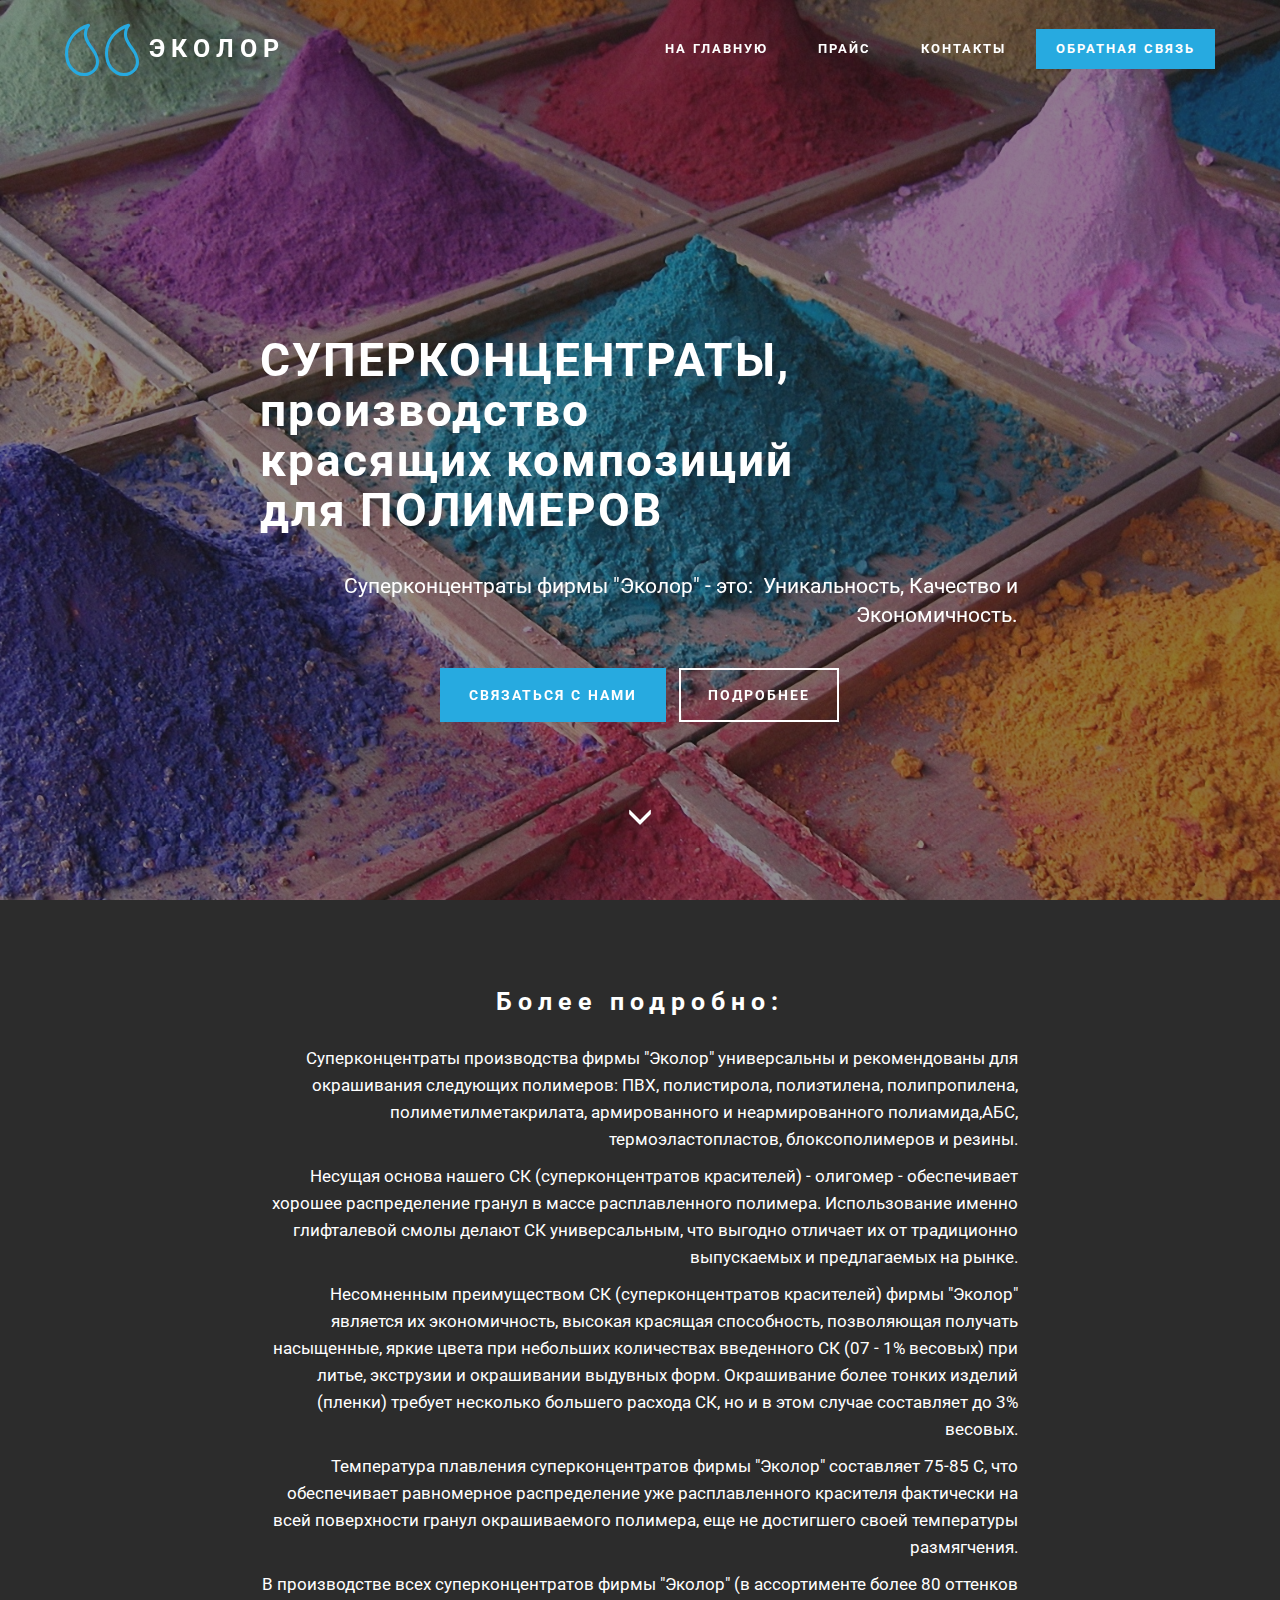
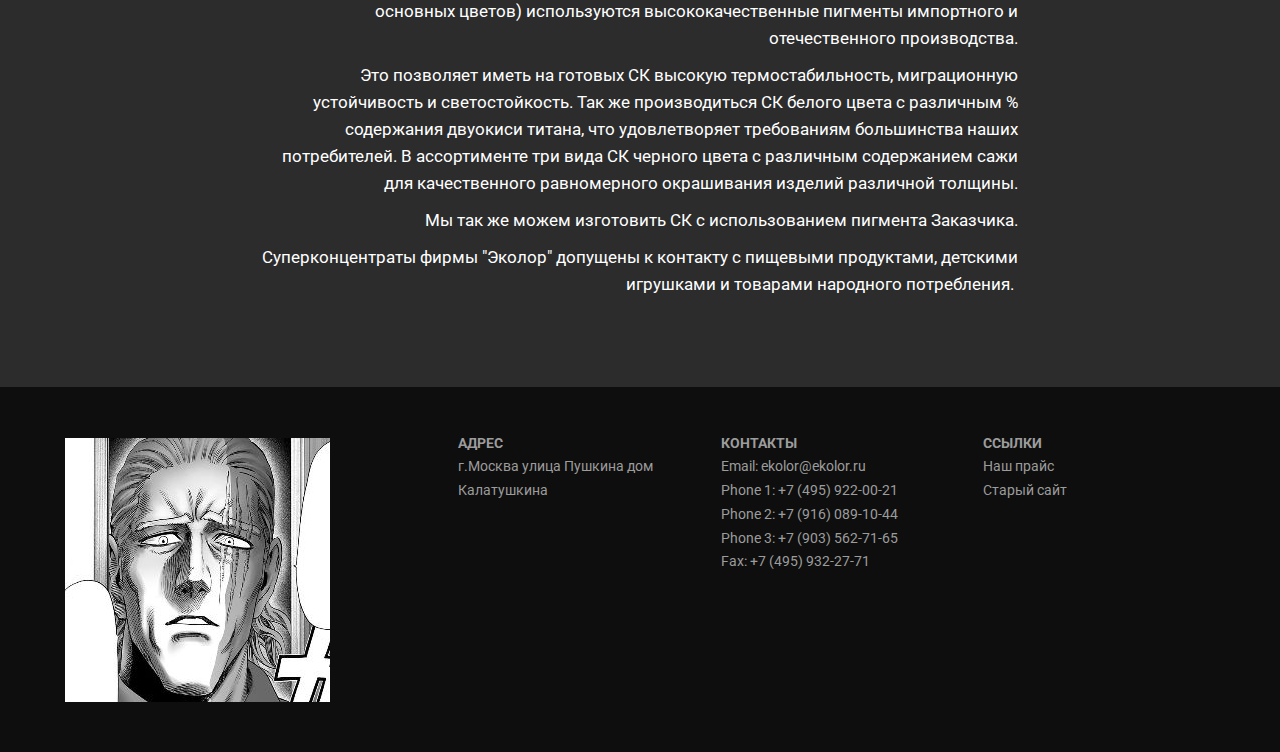
<file: index.html>
<!DOCTYPE html>
<html >
<head>
  <!-- Site made with Mobirise Website Builder v4.6.5, https://mobirise.com -->
  <meta charset="UTF-8">
  <meta http-equiv="X-UA-Compatible" content="IE=edge">
  <meta name="generator" content="Mobirise v4.6.5, mobirise.com">
  <meta name="viewport" content="width=device-width, initial-scale=1, minimum-scale=1">
  <link rel="shortcut icon" href="assets/images/mbr-favicon.png" type="image/x-icon">
  <meta name="description" content="">
  <title>Home</title>
  <link rel="stylesheet" href="https://fonts.googleapis.com/css?family=Roboto:700,400&subset=cyrillic,latin,greek,vietnamese">
  <link rel="stylesheet" href="assets/web/assets/mobirise-icons/mobirise-icons.css">
  <link rel="stylesheet" href="assets/bootstrap/css/bootstrap.min.css">
  <link rel="stylesheet" href="assets/animate.css/animate.min.css">
  <link rel="stylesheet" href="assets/mobirise/css/style.css">
  <link rel="stylesheet" href="assets/mobirise/css/mbr-additional.css" type="text/css">
  
  
  
</head>
<body>
  <section class="mbr-navbar mbr-navbar--freeze mbr-navbar--absolute mbr-navbar--sticky mbr-navbar--auto-collapse mbr-navbar--transparent" id="menu-0" data-rv-view="0">
    <div class="mbr-navbar__section mbr-section">
        <div class="mbr-section__container container">
            <div class="mbr-navbar__container">
                <div class="mbr-navbar__column mbr-navbar__column--s mbr-navbar__brand">
                    <span class="mbr-navbar__brand-link mbr-brand mbr-brand--inline">
                        <span class="mbr-brand__logo"><a href="index.html" class="mbri-quote-left mbr-iconfont mbr-iconfont-menu" style="color: rgb(39, 170, 224);"></a></span>
                        <span class="mbr-brand__name"><a class="mbr-brand__name text-white" href="tel:+7-495-9220021 ">Э К О Л О Р</a></span>
                    </span>
                </div>
                <div class="mbr-navbar__hamburger mbr-hamburger"><span class="mbr-hamburger__line"></span></div>
                <div class="mbr-navbar__column mbr-navbar__menu">
                    <nav class="mbr-navbar__menu-box mbr-navbar__menu-box--inline-right">
                        <div class="mbr-navbar__column">
                            <ul class="mbr-navbar__items mbr-navbar__items--right float-left mbr-buttons mbr-buttons--freeze mbr-buttons--right btn-decorator mbr-buttons--active"><li class="mbr-navbar__item"><a class="mbr-buttons__link btn text-white" href="index.html">НА ГЛАВНУЮ</a></li> <li class="mbr-navbar__item"><a class="mbr-buttons__link btn text-white" href="page1.html">ПРАЙС</a></li> <li class="mbr-navbar__item"><a class="mbr-buttons__link btn text-white" href="https://ekolor.ru">КОНТАКТЫ</a></li> </ul>                            
                            <ul class="mbr-navbar__items mbr-navbar__items--right mbr-buttons mbr-buttons--freeze mbr-buttons--right btn-inverse mbr-buttons--active"><li class="mbr-navbar__item"><a class="mbr-buttons__btn btn btn-info" href="https://ekolor.ru">ОБРАТНАЯ СВЯЗЬ<br></a></li></ul>
                        </div>
                    </nav>
                </div>
            </div>
        </div>
    </div>
</section>

<section class="engine"><a href="https://mobirise.ws/p">open source website builder</a></section><section class="mbr-box mbr-section mbr-section--relative mbr-section--fixed-size mbr-section--full-height mbr-section--bg-adapted mbr-parallax-background" id="header1-n" data-rv-view="2" style="background-image: url(assets/images/backekolor.jpg);">
    <div class="mbr-box__magnet mbr-box__magnet--sm-padding mbr-box__magnet--center-center mbr-after-navbar">
        <div class="mbr-overlay" style="opacity: 0.5; background-color: rgb(34, 34, 34);"></div>
        <div class="mbr-box__container mbr-section__container container">
            <div class="mbr-box mbr-box--stretched"><div class="mbr-box__magnet mbr-box__magnet--center-center">
                <div class="row"><div class=" col-sm-8 col-sm-offset-2">
                    <div class="mbr-hero animated fadeInUp">
                        <h1 class="mbr-hero__text">
<div><br></div><div>
</div><div>СУПЕРКОНЦЕНТРАТЫ, 
</div><div>производство
</div><div>красящих композиций
</div><div>для ПОЛИМЕРОВ</div></h1>
                        <p class="mbr-hero__subtext"><br>Суперконцентраты фирмы "Эколор" - это: &nbsp;Уникальность, Качество и Экономичность.</p>
                    </div>
                    <div class="mbr-buttons btn-inverse mbr-buttons--center"><a class="mbr-buttons__btn btn btn-lg animated fadeInUp delay btn-info" href="https://ekolor.ru">СВЯЗАТЬСЯ С НАМИ</a> <a class="mbr-buttons__btn btn btn-lg btn-default animated fadeInUp delay" href="index.html#content5-y">ПОДРОБНЕЕ</a></div>
                </div></div>
            </div></div>
        </div>
        <div class="mbr-arrow mbr-arrow--floating text-center">
            <div class="mbr-section__container container">
                <a class="mbr-arrow__link" href="#content5-y"><i class="glyphicon glyphicon-menu-down"></i></a>
            </div>
        </div>
    </div>
</section>

<section class="mbr-section mbr-section--relative mbr-section--fixed-size" id="content5-y" data-rv-view="264" style="background-color: rgb(44, 44, 44);">
    
    <div class="mbr-section__container container mbr-section__container--first" style="padding-top: 93px;">
        <div class="mbr-header mbr-header--wysiwyg row">
            <div class="col-sm-8 col-sm-offset-2">
                <h3 class="mbr-header__text">Более подробно:</h3>
                
            </div>
        </div>
    </div>
    <div class="mbr-section__container container mbr-section__container--last" style="padding-bottom: 93px;">
        <div class="row">
            <div class="mbr-article mbr-article--wysiwyg col-sm-8 col-sm-offset-2"><p>Суперконцентраты производства фирмы "Эколор" универсальны и рекомендованы для окрашивания следующих полимеров: ПВХ, полистирола, полиэтилена, полипропилена, полиметилметакрилата, армированного и неармированного полиамида,АБС, термоэластопластов, блоксополимеров и резины.
</p><p>
</p><p>Несущая основа нашего СК (суперконцентратов красителей) - олигомер - обеспечивает хорошее распределение гранул в массе расплавленного полимера. Использование именно глифталевой смолы делают СК универсальным, что выгодно отличает их от традиционно выпускаемых и предлагаемых на рынке. 
</p><p>
</p><p>Несомненным преимуществом СК (суперконцентратов красителей) фирмы "Эколор" является их экономичность, высокая красящая способность, позволяющая получать насыщенные, яркие цвета при небольших количествах введенного СК (07 - 1% весовых) при литье, экструзии и окрашивании выдувных форм. Окрашивание более тонких изделий (пленки) требует несколько большего расхода СК, но и в этом случае составляет до 3% весовых. 
</p><p>
</p><p>Температура плавления суперконцентратов фирмы "Эколор" составляет 75-85 C, что обеспечивает равномерное распределение уже расплавленного красителя фактически на всей поверхности гранул окрашиваемого полимера, еще не достигшего своей температуры размягчения. 
</p><p>
</p><p>В производстве всех суперконцентратов фирмы "Эколор" (в ассортименте более 80 оттенков основных цветов) используются высококачественные пигменты импортного и отечественного производства. 
</p><p>
</p><p>Это позволяет иметь на готовых СК высокую термостабильность, миграционную устойчивость и светостойкость. Так же производиться СК белого цвета с различным % содержания двуокиси титана, что удовлетворяет требованиям большинства наших потребителей. В ассортименте три вида СК черного цвета с различным содержанием сажи для качественного равномерного окрашивания изделий различной толщины. 
</p><p>
</p><p>Мы так же можем изготовить СК с использованием пигмента Заказчика. 
</p><p>Суперконцентраты фирмы "Эколор" допущены к контакту с пищевыми продуктами, детскими игрушками и товарами народного потребления.&nbsp;</p></div>
        </div>
    </div>
    
</section>

<section class="mbr-section mbr-section--relative mbr-section--fixed-size" id="contacts1-f" data-rv-view="91" style="background-color: rgb(14, 14, 14);">
    
    <div class="mbr-section__container container">
        <div class="mbr-contacts mbr-contacts--wysiwyg row" style="padding-top: 45px; padding-bottom: 45px;">
            <div class="col-sm-4">
                <div><img src="assets/images/king-icon-265x264.jpg" class="mbr-contacts__img mbr-contacts__img--left"></div>
            </div>
            <div class="col-sm-8">
                <div class="row">
                    <div class="col-sm-4">
                        <p class="mbr-contacts__text"><strong>АДРЕС</strong><br>г.Москва улица Пушкина дом Калатушкина</p>
                    </div>
                    <div class="col-sm-4">
                        <p class="mbr-contacts__text"><strong>КОНТАКТЫ</strong><br>
Email: ekolor@ekolor.ru<br>
Phone 1:  +7 (495) 922-00-21<br>Phone 2: +7 (916) 089-10-44<br> Phone 3: +7 (903) 562-71-65 <br>
Fax: +7 (495) 932-27-71 </p>
                    </div>
                    <div class="col-sm-4"><p class="mbr-contacts__text"><strong>ССЫЛКИ</strong></p><ul class="mbr-contacts__list"><li>Наш прайс</li><li>Старый сайт</li></ul></div>
                </div>
            </div>
        </div>
    </div>
</section>


  <script src="assets/web/assets/jquery/jquery.min.js"></script>
  <script src="assets/bootstrap/js/bootstrap.min.js"></script>
  <script src="assets/smooth-scroll/smooth-scroll.js"></script>
  <script src="assets/jarallax/jarallax.js"></script>
  <script src="assets/mobirise/js/script.js"></script>
  
  
</body>
</html>
</file>
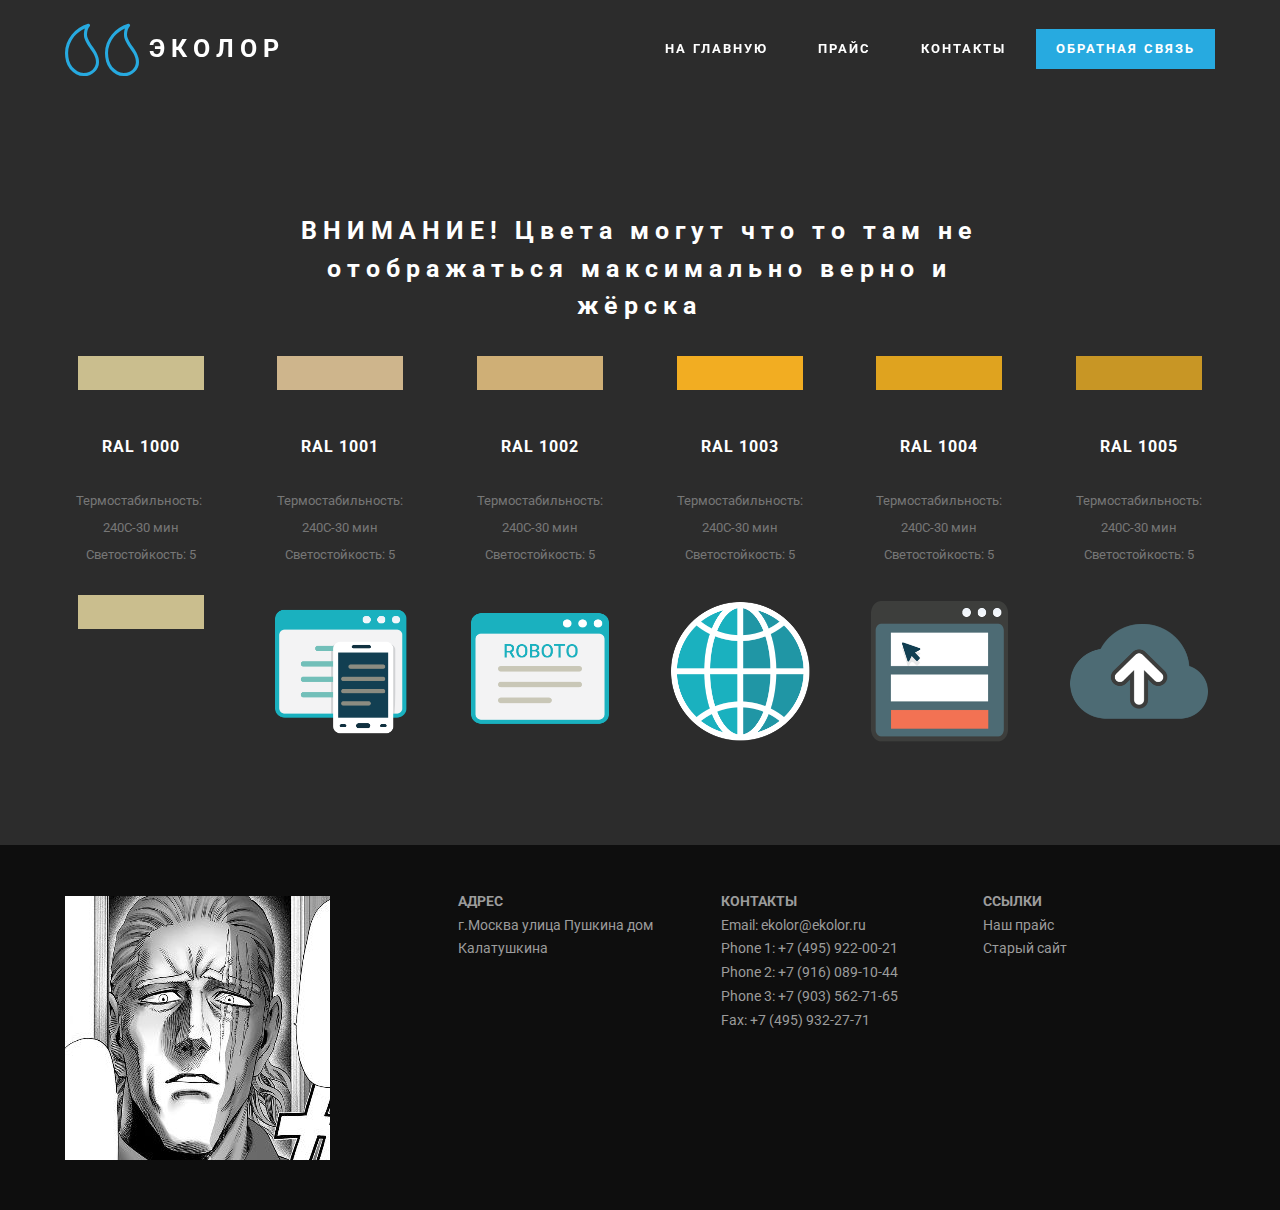
<file: page1.html>
<!DOCTYPE html>
<html >
<head>
  <!-- Site made with Mobirise Website Builder v4.6.5, https://mobirise.com -->
  <meta charset="UTF-8">
  <meta http-equiv="X-UA-Compatible" content="IE=edge">
  <meta name="generator" content="Mobirise v4.6.5, mobirise.com">
  <meta name="viewport" content="width=device-width, initial-scale=1, minimum-scale=1">
  <link rel="shortcut icon" href="assets/images/mbr-favicon.png" type="image/x-icon">
  <meta name="description" content="Web Page Maker Description">
  <title>price</title>
  <link rel="stylesheet" href="https://fonts.googleapis.com/css?family=Roboto:700,400&subset=cyrillic,latin,greek,vietnamese">
  <link rel="stylesheet" href="assets/web/assets/mobirise-icons/mobirise-icons.css">
  <link rel="stylesheet" href="assets/bootstrap/css/bootstrap.min.css">
  <link rel="stylesheet" href="assets/mobirise/css/style.css">
  <link rel="stylesheet" href="assets/mobirise/css/mbr-additional.css" type="text/css">
  
  
  
</head>
<body>
  <section class="mbr-navbar mbr-navbar--freeze mbr-navbar--absolute mbr-navbar--sticky mbr-navbar--auto-collapse mbr-navbar--transparent" id="menu-o" data-rv-view="93">
    <div class="mbr-navbar__section mbr-section">
        <div class="mbr-section__container container">
            <div class="mbr-navbar__container">
                <div class="mbr-navbar__column mbr-navbar__column--s mbr-navbar__brand">
                    <span class="mbr-navbar__brand-link mbr-brand mbr-brand--inline">
                        <span class="mbr-brand__logo"><a href="index.html" class="mbri-quote-left mbr-iconfont mbr-iconfont-menu" style="color: rgb(39, 170, 224);"></a></span>
                        <span class="mbr-brand__name"><a class="mbr-brand__name text-white" href="tel:+7-495-9220021 ">Э К О Л О Р</a></span>
                    </span>
                </div>
                <div class="mbr-navbar__hamburger mbr-hamburger"><span class="mbr-hamburger__line"></span></div>
                <div class="mbr-navbar__column mbr-navbar__menu">
                    <nav class="mbr-navbar__menu-box mbr-navbar__menu-box--inline-right">
                        <div class="mbr-navbar__column">
                            <ul class="mbr-navbar__items mbr-navbar__items--right float-left mbr-buttons mbr-buttons--freeze mbr-buttons--right btn-decorator mbr-buttons--active"><li class="mbr-navbar__item"><a class="mbr-buttons__link btn text-white" href="index.html">НА ГЛАВНУЮ</a></li> <li class="mbr-navbar__item"><a class="mbr-buttons__link btn text-white" href="page1.html">ПРАЙС</a></li> <li class="mbr-navbar__item"><a class="mbr-buttons__link btn text-white" href="https://ekolor.ru">КОНТАКТЫ</a></li> </ul>                            
                            <ul class="mbr-navbar__items mbr-navbar__items--right mbr-buttons mbr-buttons--freeze mbr-buttons--right btn-inverse mbr-buttons--active"><li class="mbr-navbar__item"><a class="mbr-buttons__btn btn btn-info" href="https://ekolor.ru">ОБРАТНАЯ СВЯЗЬ<br></a></li></ul>
                        </div>
                    </nav>
                </div>
            </div>
        </div>
    </div>
</section>

<section class="engine"><a href="https://mobirise.ws/o">free mobile website builder</a></section><section class="mbr-section mbr-section--relative mbr-section--fixed-size mbr-after-navbar" id="features1-v" data-rv-view="246" style="background-color: rgb(44, 44, 44);">
    
    <div class="mbr-section__container mbr-section__container--std-top-padding mbr-section__container--sm-bot-padding mbr-section-title container" style="padding-top: 124px;">
        <div class="mbr-header mbr-header--center mbr-header--wysiwyg row">
            <div class="col-sm-8 col-sm-offset-2">
                <h3 class="mbr-header__text">ВНИМАНИЕ! Цвета могут что то там не отображаться максимально верно и жёрска</h3>
                
            </div>
        </div>
    </div>
    <div class="mbr-section__container container">
        <div class="mbr-section__row row">
            <div class="mbr-section__col col-xs-12 col-lg-2 col-md-4 col-sm-6">
                <div class="mbr-section__container mbr-section__container--center mbr-section__container--middle">
                    <figure class="mbr-figure"><img src="assets/images/1000-1.jpg" class="mbr-figure__img"></figure>
                </div>
                <div class="mbr-section__container mbr-section__container--middle">
                    <div class="mbr-header mbr-header--reduce mbr-header--center mbr-header--wysiwyg">
                        <h3 class="mbr-header__text">RAL 1000</h3>
                    </div>
                </div>
                <div class="mbr-section__container mbr-section__container--last" style="padding-bottom: 0px;">
                    <div class="mbr-article mbr-article--wysiwyg">
                        <p>Термостабильность:&nbsp;<br>240С-30 мин<br>Светостойкость: 5</p>
                    </div>
                </div>
                
            </div>
            <div class="mbr-section__col col-xs-12 col-lg-2 col-md-4 col-sm-6">
                <div class="mbr-section__container mbr-section__container--center mbr-section__container--middle">
                    <figure class="mbr-figure"><img src="assets/images/1001-1.jpg" class="mbr-figure__img"></figure>
                </div>
                <div class="mbr-section__container mbr-section__container--middle">
                    <div class="mbr-header mbr-header--reduce mbr-header--center mbr-header--wysiwyg">
                        <h3 class="mbr-header__text">RAL 1001</h3>
                    </div>
                </div>
                <div class="mbr-section__container mbr-section__container--last" style="padding-bottom: 0px;">
                    <div class="mbr-article mbr-article--wysiwyg">
                        <p>Термостабильность: 
<br>240С-30 мин
<br>Светостойкость: 5</p>
                    </div>
                </div>
                
            </div>
            <div class="clearfix visible-sm-block"></div>
            <div class="mbr-section__col col-xs-12 col-lg-2 col-md-4 col-sm-6">
                <div class="mbr-section__container mbr-section__container--center mbr-section__container--middle">
                    <figure class="mbr-figure"><img src="assets/images/1002-1.jpg" class="mbr-figure__img"></figure>
                </div>
                <div class="mbr-section__container mbr-section__container--middle">
                    <div class="mbr-header mbr-header--reduce mbr-header--center mbr-header--wysiwyg">
                        <h3 class="mbr-header__text">RAL 1002</h3>
                    </div>
                </div>
                <div class="mbr-section__container mbr-section__container--last" style="padding-bottom: 0px;">
                    <div class="mbr-article mbr-article--wysiwyg">
                        <p>Термостабильность: 
<br>240С-30 мин
<br>Светостойкость: 5</p>
                    </div>
                </div>
                
            </div>
            <div class="clearfix visible-md-block"></div>
            <div class="mbr-section__col col-xs-12 col-lg-2 col-md-4 col-sm-6">
                <div class="mbr-section__container mbr-section__container--center mbr-section__container--middle">
                    <figure class="mbr-figure"><img src="assets/images/1003-1.jpg" class="mbr-figure__img"></figure>
                </div>
                <div class="mbr-section__container mbr-section__container--middle">
                    <div class="mbr-header mbr-header--reduce mbr-header--center mbr-header--wysiwyg">
                        <h3 class="mbr-header__text">RAL 1003</h3>
                    </div>
                </div>
                <div class="mbr-section__container mbr-section__container--last" style="padding-bottom: 0px;">
                    <div class="mbr-article mbr-article--wysiwyg">
                        <p>Термостабильность: 
<br>240С-30 мин
<br>Светостойкость: 5</p>
                    </div>
                </div>
                
            </div>
            <div class="clearfix visible-sm-block"></div>
            <div class="mbr-section__col col-xs-12 col-lg-2 col-md-4 col-sm-6">
                <div class="mbr-section__container mbr-section__container--center mbr-section__container--middle">
                    <figure class="mbr-figure"><img src="assets/images/1004-1.jpg" class="mbr-figure__img"></figure>
                </div>
                <div class="mbr-section__container mbr-section__container--middle">
                    <div class="mbr-header mbr-header--reduce mbr-header--center mbr-header--wysiwyg">
                        <h3 class="mbr-header__text">RAL 1004</h3>
                    </div>
                </div>
                <div class="mbr-section__container mbr-section__container--last" style="padding-bottom: 0px;">
                    <div class="mbr-article mbr-article--wysiwyg">
                        <p>Термостабильность: 
<br>240С-30 мин
<br>Светостойкость: 5</p>
                    </div>
                </div>
                
            </div>
            <div class="mbr-section__col col-xs-12 col-lg-2 col-md-4 col-sm-6">
                <div class="mbr-section__container mbr-section__container--center mbr-section__container--middle">
                    <figure class="mbr-figure"><img src="assets/images/1005-1.jpg" class="mbr-figure__img"></figure>
                </div>
                <div class="mbr-section__container mbr-section__container--middle">
                    <div class="mbr-header mbr-header--reduce mbr-header--center mbr-header--wysiwyg">
                        <h3 class="mbr-header__text">RAL 1005</h3>
                    </div>
                </div>
                <div class="mbr-section__container mbr-section__container--last" style="padding-bottom: 0px;">
                    <div class="mbr-article mbr-article--wysiwyg">
                        <p>Термостабильность: 
<br>240С-30 мин
<br>Светостойкость: 5</p>
                    </div>
                </div>
                
            </div>
        </div>
    </div>
</section>

<section class="mbr-section mbr-section--relative mbr-section--fixed-size" id="features1-w" data-rv-view="249" style="background-color: rgb(44, 44, 44);">
    
    
    <div class="mbr-section__container container mbr-section__container--std-top-padding" style="padding-top: 31px;">
        <div class="mbr-section__row row">
            <div class="mbr-section__col col-xs-12 col-lg-2 col-md-4 col-sm-6">
                <div class="mbr-section__container mbr-section__container--center mbr-section__container--last" style="padding-bottom: 93px;">
                    <figure class="mbr-figure"><img src="assets/images/1000-1.jpg" class="mbr-figure__img"></figure>
                </div>
                
                
                
            </div>
            <div class="mbr-section__col col-xs-12 col-lg-2 col-md-4 col-sm-6">
                <div class="mbr-section__container mbr-section__container--center mbr-section__container--last" style="padding-bottom: 93px;">
                    <figure class="mbr-figure"><img src="assets/images/responsive.png" class="mbr-figure__img"></figure>
                </div>
                
                
                
            </div>
            <div class="clearfix visible-sm-block"></div>
            <div class="mbr-section__col col-xs-12 col-lg-2 col-md-4 col-sm-6">
                <div class="mbr-section__container mbr-section__container--center mbr-section__container--last" style="padding-bottom: 93px;">
                    <figure class="mbr-figure"><img src="assets/images/google-fonts.png" class="mbr-figure__img"></figure>
                </div>
                
                
                
            </div>
            <div class="clearfix visible-md-block"></div>
            <div class="mbr-section__col col-xs-12 col-lg-2 col-md-4 col-sm-6">
                <div class="mbr-section__container mbr-section__container--center mbr-section__container--last" style="padding-bottom: 93px;">
                    <figure class="mbr-figure"><img src="assets/images/unlimited-websites.png" class="mbr-figure__img"></figure>
                </div>
                
                
                
            </div>
            <div class="clearfix visible-sm-block"></div>
            <div class="mbr-section__col col-xs-12 col-lg-2 col-md-4 col-sm-6">
                <div class="mbr-section__container mbr-section__container--center mbr-section__container--last" style="padding-bottom: 93px;">
                    <figure class="mbr-figure"><img src="assets/images/blocks.png" class="mbr-figure__img"></figure>
                </div>
                
                
                
            </div>
            <div class="mbr-section__col col-xs-12 col-lg-2 col-md-4 col-sm-6">
                <div class="mbr-section__container mbr-section__container--center mbr-section__container--last" style="padding-bottom: 93px;">
                    <figure class="mbr-figure"><img src="assets/images/host.png" class="mbr-figure__img"></figure>
                </div>
                
                
                
            </div>
        </div>
    </div>
</section>

<section class="mbr-section mbr-section--relative mbr-section--fixed-size" id="contacts1-p" data-rv-view="94" style="background-color: rgb(14, 14, 14);">
    
    <div class="mbr-section__container container">
        <div class="mbr-contacts mbr-contacts--wysiwyg row" style="padding-top: 45px; padding-bottom: 45px;">
            <div class="col-sm-4">
                <div><img src="assets/images/king-icon-265x264.jpg" class="mbr-contacts__img mbr-contacts__img--left"></div>
            </div>
            <div class="col-sm-8">
                <div class="row">
                    <div class="col-sm-4">
                        <p class="mbr-contacts__text"><strong>АДРЕС</strong><br>г.Москва улица Пушкина дом Калатушкина</p>
                    </div>
                    <div class="col-sm-4">
                        <p class="mbr-contacts__text"><strong>КОНТАКТЫ</strong><br>
Email: ekolor@ekolor.ru<br>
Phone 1:  +7 (495) 922-00-21<br>Phone 2: +7 (916) 089-10-44<br> Phone 3: +7 (903) 562-71-65 <br>
Fax: +7 (495) 932-27-71 </p>
                    </div>
                    <div class="col-sm-4"><p class="mbr-contacts__text"><strong>ССЫЛКИ</strong></p><ul class="mbr-contacts__list"><li>Наш прайс</li><li>Старый сайт</li></ul></div>
                </div>
            </div>
        </div>
    </div>
</section>


  <script src="assets/web/assets/jquery/jquery.min.js"></script>
  <script src="assets/bootstrap/js/bootstrap.min.js"></script>
  <script src="assets/smooth-scroll/smooth-scroll.js"></script>
  <script src="assets/mobirise/js/script.js"></script>
  
  
</body>
</html>
</file>
<file: assets/web/assets/mobirise-icons/mobirise-icons.css>
@font-face {
  font-family: 'MobiriseIcons';
  src:  url('mobirise-icons.eot?spat4u');
  src:  url('mobirise-icons.eot?spat4u#iefix') format('embedded-opentype'),
    url('mobirise-icons.ttf?spat4u') format('truetype'),
    url('mobirise-icons.woff?spat4u') format('woff'),
    url('mobirise-icons.svg?spat4u#MobiriseIcons') format('svg');
  font-weight: normal;
  font-style: normal;
}

[class^="mbri-"], [class*=" mbri-"] {
  /* use !important to prevent issues with browser extensions that change fonts */
  font-family: MobiriseIcons !important;
  speak: none;
  font-style: normal;
  font-weight: normal;
  font-variant: normal;
  text-transform: none;
  line-height: 1;

  /* Better Font Rendering =========== */
  -webkit-font-smoothing: antialiased;
  -moz-osx-font-smoothing: grayscale;
}

.mbri-add-submenu:before {
  content: "\e900";
}
.mbri-alert:before {
  content: "\e901";
}
.mbri-align-center:before {
  content: "\e902";
}
.mbri-align-justify:before {
  content: "\e903";
}
.mbri-align-left:before {
  content: "\e904";
}
.mbri-align-right:before {
  content: "\e905";
}
.mbri-android:before {
  content: "\e906";
}
.mbri-apple:before {
  content: "\e907";
}
.mbri-arrow-down:before {
  content: "\e908";
}
.mbri-arrow-next:before {
  content: "\e909";
}
.mbri-arrow-prev:before {
  content: "\e90a";
}
.mbri-arrow-up:before {
  content: "\e90b";
}
.mbri-bold:before {
  content: "\e90c";
}
.mbri-bookmark:before {
  content: "\e90d";
}
.mbri-bootstrap:before {
  content: "\e90e";
}
.mbri-briefcase:before {
  content: "\e90f";
}
.mbri-browse:before {
  content: "\e910";
}
.mbri-bulleted-list:before {
  content: "\e911";
}
.mbri-calendar:before {
  content: "\e912";
}
.mbri-camera:before {
  content: "\e913";
}
.mbri-cart-add:before {
  content: "\e914";
}
.mbri-cart-full:before {
  content: "\e915";
}
.mbri-cash:before {
  content: "\e916";
}
.mbri-change-style:before {
  content: "\e917";
}
.mbri-chat:before {
  content: "\e918";
}
.mbri-clock:before {
  content: "\e919";
}
.mbri-close:before {
  content: "\e91a";
}
.mbri-cloud:before {
  content: "\e91b";
}
.mbri-code:before {
  content: "\e91c";
}
.mbri-contact-form:before {
  content: "\e91d";
}
.mbri-credit-card:before {
  content: "\e91e";
}
.mbri-cursor-click:before {
  content: "\e91f";
}
.mbri-cust-feedback:before {
  content: "\e920";
}
.mbri-database:before {
  content: "\e921";
}
.mbri-delivery:before {
  content: "\e922";
}
.mbri-desktop:before {
  content: "\e923";
}
.mbri-devices:before {
  content: "\e924";
}
.mbri-down:before {
  content: "\e925";
}
.mbri-download:before {
  content: "\e989";
}
.mbri-drag-n-drop:before {
  content: "\e927";
}
.mbri-drag-n-drop2:before {
  content: "\e928";
}
.mbri-edit:before {
  content: "\e929";
}
.mbri-edit2:before {
  content: "\e92a";
}
.mbri-error:before {
  content: "\e92b";
}
.mbri-extension:before {
  content: "\e92c";
}
.mbri-features:before {
  content: "\e92d";
}
.mbri-file:before {
  content: "\e92e";
}
.mbri-flag:before {
  content: "\e92f";
}
.mbri-folder:before {
  content: "\e930";
}
.mbri-gift:before {
  content: "\e931";
}
.mbri-github:before {
  content: "\e932";
}
.mbri-globe:before {
  content: "\e933";
}
.mbri-globe-2:before {
  content: "\e934";
}
.mbri-growing-chart:before {
  content: "\e935";
}
.mbri-hearth:before {
  content: "\e936";
}
.mbri-help:before {
  content: "\e937";
}
.mbri-home:before {
  content: "\e938";
}
.mbri-hot-cup:before {
  content: "\e939";
}
.mbri-idea:before {
  content: "\e93a";
}
.mbri-image-gallery:before {
  content: "\e93b";
}
.mbri-image-slider:before {
  content: "\e93c";
}
.mbri-info:before {
  content: "\e93d";
}
.mbri-italic:before {
  content: "\e93e";
}
.mbri-key:before {
  content: "\e93f";
}
.mbri-laptop:before {
  content: "\e940";
}
.mbri-layers:before {
  content: "\e941";
}
.mbri-left-right:before {
  content: "\e942";
}
.mbri-left:before {
  content: "\e943";
}
.mbri-letter:before {
  content: "\e944";
}
.mbri-like:before {
  content: "\e945";
}
.mbri-link:before {
  content: "\e946";
}
.mbri-lock:before {
  content: "\e947";
}
.mbri-login:before {
  content: "\e948";
}
.mbri-logout:before {
  content: "\e949";
}
.mbri-magic-stick:before {
  content: "\e94a";
}
.mbri-map-pin:before {
  content: "\e94b";
}
.mbri-menu:before {
  content: "\e94c";
}
.mbri-mobile:before {
  content: "\e94d";
}
.mbri-mobile2:before {
  content: "\e94e";
}
.mbri-mobirise:before {
  content: "\e94f";
}
.mbri-more-horizontal:before {
  content: "\e950";
}
.mbri-more-vertical:before {
  content: "\e951";
}
.mbri-music:before {
  content: "\e952";
}
.mbri-new-file:before {
  content: "\e953";
}
.mbri-numbered-list:before {
  content: "\e954";
}
.mbri-opened-folder:before {
  content: "\e955";
}
.mbri-pages:before {
  content: "\e956";
}
.mbri-paper-plane:before {
  content: "\e957";
}
.mbri-paperclip:before {
  content: "\e958";
}
.mbri-photo:before {
  content: "\e959";
}
.mbri-photos:before {
  content: "\e95a";
}
.mbri-pin:before {
  content: "\e95b";
}
.mbri-play:before {
  content: "\e95c";
}
.mbri-plus:before {
  content: "\e95d";
}
.mbri-preview:before {
  content: "\e95e";
}
.mbri-print:before {
  content: "\e95f";
}
.mbri-protect:before {
  content: "\e960";
}
.mbri-question:before {
  content: "\e961";
}
.mbri-quote-left:before {
  content: "\e962";
}
.mbri-quote-right:before {
  content: "\e963";
}
.mbri-refresh:before {
  content: "\e964";
}
.mbri-responsive:before {
  content: "\e965";
}
.mbri-right:before {
  content: "\e966";
}
.mbri-rocket:before {
  content: "\e967";
}
.mbri-sad-face:before {
  content: "\e968";
}
.mbri-sale:before {
  content: "\e969";
}
.mbri-save:before {
  content: "\e96a";
}
.mbri-search:before {
  content: "\e96b";
}
.mbri-setting:before {
  content: "\e96c";
}
.mbri-setting2:before {
  content: "\e96d";
}
.mbri-setting3:before {
  content: "\e96e";
}
.mbri-share:before {
  content: "\e96f";
}
.mbri-shopping-bag:before {
  content: "\e970";
}
.mbri-shopping-basket:before {
  content: "\e971";
}
.mbri-shopping-cart:before {
  content: "\e972";
}
.mbri-sites:before {
  content: "\e973";
}
.mbri-smile-face:before {
  content: "\e974";
}
.mbri-speed:before {
  content: "\e975";
}
.mbri-star:before {
  content: "\e976";
}
.mbri-success:before {
  content: "\e977";
}
.mbri-sun:before {
  content: "\e978";
}
.mbri-sun2:before {
  content: "\e979";
}
.mbri-tablet:before {
  content: "\e97a";
}
.mbri-tablet-vertical:before {
  content: "\e97b";
}
.mbri-target:before {
  content: "\e97c";
}
.mbri-timer:before {
  content: "\e97d";
}
.mbri-to-ftp:before {
  content: "\e97e";
}
.mbri-to-local-drive:before {
  content: "\e97f";
}
.mbri-touch-swipe:before {
  content: "\e980";
}
.mbri-touch:before {
  content: "\e981";
}
.mbri-trash:before {
  content: "\e982";
}
.mbri-underline:before {
  content: "\e983";
}
.mbri-unlink:before {
  content: "\e984";
}
.mbri-unlock:before {
  content: "\e985";
}
.mbri-up-down:before {
  content: "\e986";
}
.mbri-up:before {
  content: "\e987";
}
.mbri-update:before {
  content: "\e988";
}
.mbri-upload:before {
 content: "\e926"; 
}
.mbri-user:before {
  content: "\e98a";
}
.mbri-user2:before {
  content: "\e98b";
}
.mbri-users:before {
  content: "\e98c";
}
.mbri-video:before {
  content: "\e98d";
}
.mbri-video-play:before {
  content: "\e98e";
}
.mbri-watch:before {
  content: "\e98f";
}
.mbri-website-theme:before {
  content: "\e990";
}
.mbri-wifi:before {
  content: "\e991";
}
.mbri-windows:before {
  content: "\e992";
}
.mbri-zoom-out:before {
  content: "\e993";
}
.mbri-redo:before {
  content: "\e994";
}
.mbri-undo:before {
  content: "\e995";
}
</file>
<file: assets/mobirise/css/mbr-additional.css>
@import url(https://fonts.googleapis.com/css?family=Roboto:400,300,700);

#menu-0 .mbr-brand__name {
  font-size: 16px;
}
#menu-0.mbr-navbar--stuck .mbr-navbar__section {
  background: #0e0e0e;
}
#menu-0 .mbr-navbar__hamburger {
  color: #ffffff;
}
#menu-0 .mbr-brand__name a {
  font-family: 'Roboto', sans-serif;
  font-size: 25px;
}
#header1-n H1 {
  text-align: left;
}
#header1-n P {
  text-align: right;
}
#content5-y .mbr-header .mbr-header__text {
  text-align: center;
  color: #fff;
}
#content5-y .mbr-header .mbr-header__subtext {
  text-align: center;
  color: #fff;
}
#content5-y .mbr-article {
  color: #fff;
}
#content5-y .mbr-article P {
  text-align: right;
}

#features1-v .mbr-section__col .mbr-header__text {
  color: #ffffff;
}
#features1-v .mbr-section-title .mbr-header__text {
  color: #ffffff;
}
#features1-v P {
  font-size: 13px;
  text-align: center;
}
#menu-o .mbr-brand__name {
  font-size: 16px;
}
#menu-o.mbr-navbar--stuck .mbr-navbar__section {
  background: #0e0e0e;
}
#menu-o .mbr-navbar__hamburger {
  color: #ffffff;
}
#menu-o .mbr-brand__name a {
  font-family: 'Roboto', sans-serif;
  font-size: 25px;
}
</file>
<file: assets/mobirise/css/style.css>
.is-builder .animated {
  -webkit-animation-name: none !important;
  animation-name: none !important;
}
html {
  position: relative;
  min-height: 100%;
}
.mbr-embedded-video {
  position: relative;
}
.mbr-background-video,
.mbr-background-video-preview {
  bottom: 0;
  left: 0;
  overflow: hidden;
  position: absolute;
  right: 0;
  top: 0;
}
.mbr-parallax-background,
.mbr-background {
  background-attachment: fixed !important;
  background-position: 50% 0;
  background-repeat: no-repeat;
  background-size: cover !important;
}
.mbr-hidden-scrollbar .mbr-parallax-background {
  background-size: auto 130%;
}
.mobile .mbr-parallax-background {
  background-attachment: scroll !important;
}
.mbr-background {
  background-attachment: scroll !important;
}
.mbr-navbar {
  position: relative;
  width: 100%;
}
.mbr-navbar:before {
  content: "";
  display: block;
}
.mbr-navbar__brand-link:after,
.mbr-navbar__brand-img {
  max-height: 74px;
  height: 100%;
}
.mbr-navbar:before,
.mbr-navbar__container {
  height: 98px;
}
.mbr-navbar--ss .mbr-navbar__brand-link:after,
.mbr-navbar--ss .mbr-navbar__brand-img {
  height: 74px;
}
.mbr-navbar--ss:before,
.mbr-navbar--ss .mbr-navbar__container {
  height: 98px;
}
.mbr-navbar--xs .mbr-navbar__brand-link:after,
.mbr-navbar--xs .mbr-navbar__brand-img {
  height: 32px;
}
.mbr-navbar--xs:before,
.mbr-navbar--xs .mbr-navbar__container {
  height: 56px;
}
.mbr-navbar--s .mbr-navbar__brand-link:after,
.mbr-navbar--s .mbr-navbar__brand-img {
  height: 48px;
}
.mbr-navbar--s:before,
.mbr-navbar--s .mbr-navbar__container {
  height: 72px;
}
.mbr-navbar--m .mbr-navbar__brand-link:after,
.mbr-navbar--m .mbr-navbar__brand-img {
  height: 64px;
}
.mbr-navbar--m:before,
.mbr-navbar--m .mbr-navbar__container {
  height: 88px;
}
.mbr-navbar--l .mbr-navbar__brand-link:after,
.mbr-navbar--l .mbr-navbar__brand-img {
  height: 96px;
}
.mbr-navbar--l:before,
.mbr-navbar--l .mbr-navbar__container {
  height: 120px;
}
.mbr-navbar--xl .mbr-navbar__brand-link:after,
.mbr-navbar--xl .mbr-navbar__brand-img {
  height: 128px;
}
.mbr-navbar--xl:before,
.mbr-navbar--xl .mbr-navbar__container {
  height: 152px;
}
.mbr-navbar--short .mbr-navbar__brand-link:after,
.mbr-navbar--short .mbr-navbar__brand-img {
  height: 40px;
}
.mbr-navbar--short .mbr-brand__logo .mbr-iconfont{
  font-size: 40px;
}
.mbr-navbar--short:before,
.mbr-navbar--short .mbr-navbar__container {
  height: 64px;
}
.mbr-navbar--short .mbr-navbar__container {
  padding: 12px 0;
}
@media (max-width: 767px) {
  .mbr-navbar--short .mbr-navbar__brand-link:after,
  .mbr-navbar--short .mbr-navbar__brand-img {
    height: 31px;
  }
  .mbr-navbar--short:before,
  .mbr-navbar--short .mbr-navbar__container {
    height: 45px;
  }
  .mbr-navbar--short .mbr-navbar__container {
    padding: 7px 0;
  }
}
.mbr-navbar__brand-img {
  position: relative;
}
.mbr-navbar__brand-img,
.mbr-navbar__container,
.mbr-navbar__section {
  -webkit-transition: all 300ms ease-in-out 0s;
  -o-transition: all 300ms ease-in-out 0s;
  transition: all 300ms ease-in-out 0s;
}
.mbr-navbar__section {
  background: #2c2c2c;
  height: auto;
  position: absolute;
  top: 0;
  width: 100%;
  z-index: 1000;
}
.mbr-navbar__container {
  display: table;
  padding: 12px 0;
  width: 100%;
}
.mbr-navbar__menu-box {
  display: table;
  width: 100%;
}
.mbr-navbar__menu-box--inline-left,
.mbr-navbar__menu-box--inline-center,
.mbr-navbar__menu-box--inline-right {
  display: block;
  text-align: left;
}
.mbr-navbar__menu-box--inline-center {
  text-align: center;
}
.mbr-navbar__menu-box--inline-right {
  text-align: right;
}
.mbr-navbar__column {
  display: table-cell;
  vertical-align: middle;
}
.mbr-navbar__column--xxs {
  width: 1%;
}
.mbr-navbar__column--xs {
  width: 10%;
}
.mbr-navbar__column--s {
  width: 20%;
}
.mbr-navbar__column--m {
  width: 30%;
}
.mbr-navbar__column--l {
  width: 40%;
}
.mbr-navbar__column--xl {
  width: 50%;
}
.mbr-navbar__menu-box--inline-left .mbr-navbar__column,
.mbr-navbar__menu-box--inline-center .mbr-navbar__column,
.mbr-navbar__menu-box--inline-right .mbr-navbar__column {
  display: inline-block;
}
.mbr-navbar__items {
  float: left;
  padding-left: 0px;
  position: relative;
  left: -20px;
}
.mbr-navbar__items--right {
  float: right;
  left: 0;
}
.float-left {
  float: left;
}
.mbr-navbar__item {
  display: block;
  float: left;
  position: relative;
}
.mbr-navbar__hamburger {
  display: none;
  margin-top: -11px;
  position: absolute;
  right: 0;
  top: 50%;
  z-index: 10000;
}
.mbr-navbar--collapsed .mbr-navbar__container {
  position: relative;
}
.mbr-navbar--collapsed .mbr-navbar__column {
  display: block;
  width: 100%;
}
.mbr-navbar--collapsed .mbr-navbar__items--right {
  padding-top: 13px;
}
.mbr-navbar--collapsed .mbr-navbar__menu {
  background: rgba(0, 0, 0, 0.9);
  display: none;
  height: 100%;
  left: 0;
  position: fixed;
  top: 0;
  width: 100%;
  z-index: 9999;
}
.mbr-navbar--collapsed .mbr-navbar__menu-box {
  display: table-cell;
  vertical-align: middle;
}
.mbr-navbar--collapsed .mbr-navbar__items {
  float: none;
}
.mbr-navbar--collapsed .mbr-navbar__item {
  float: none;
}
.mbr-navbar--collapsed .mbr-navbar__hamburger {
  display: block;
}
.mbr-navbar--collapsed.mbr-navbar--open .mbr-navbar__menu {
  display: table;
}
.mbr-navbar--collapsed.mbr-navbar--open:not(.mbr-navbar--sticky) .mbr-navbar__section {
  background: none;
  position: fixed;
}
.mbr-navbar--collapsed.mbr-navbar--open .mbr-navbar__brand {
  visibility: hidden;
}
.mbr-navbar--collapsed.mbr-navbar--sticky.mbr-navbar--open .mbr-navbar__brand {
  visibility: visible;
}
.mbr-navbar--collapsed.mbr-navbar--open .mbr-navbar__brand-img,
.mbr-navbar--collapsed.mbr-navbar--open .mbr-navbar__container {
  -webkit-transition: none;
  -o-transition: none;
  transition: none;
}
.mbr-navbar--freeze.mbr-navbar--collapsed.mbr-navbar--open .mbr-navbar__hamburger,
.mbr-navbar--freeze.mbr-navbar--collapsed.mbr-navbar--open .mbr-navbar__hamburger:hover {
  color: #fff !important;
}
.mbr-navbar--sticky .mbr-navbar__section {
  position: fixed;
}
.mbr-navbar--absolute {
  position: absolute;
}
/* fix for popup menu conflict */
@media (max-width: 480px) {
  .mbr-navbar--absolute.mbr-navbar[id^=menu-] {
    position: absolute;
  }
}
.mbr-navbar--transparent .mbr-navbar__section {
  background: none;
}
.mbr-navbar--stuck .mbr-navbar__section,
.mbr-navbar--relative .mbr-navbar__section {
  background: #2c2c2c;
}
@media (max-width: 991px) {
  .mbr-navbar--auto-collapse .mbr-navbar__container {
    position: relative;
  }
  .mbr-navbar--auto-collapse .mbr-navbar__column {
    display: block;
    width: 100%;
  }
  .mbr-navbar__column {
    max-height: 100vh;
    overflow-x: hidden;
    overflow-y:auto;
  }
  .mbr-navbar__column::-webkit-scrollbar {
    display:none;
  }
  .mbr-navbar--auto-collapse .mbr-navbar__items--right {
    padding-top: 13px;
  }
  .mbr-navbar--auto-collapse .mbr-navbar__menu {
    background: rgba(0, 0, 0, 0.9);
    display: none;
    height: 100%;
    left: 0;
    position: fixed;
    top: 0;
    width: 100%;
    z-index: 9999;
  }
  .mbr-navbar--auto-collapse .mbr-navbar__menu-box {
    display: table-cell;
    vertical-align: middle;
  }
  .mbr-navbar--auto-collapse .mbr-navbar__items {
    float: none;
  }
  .mbr-navbar--auto-collapse .mbr-navbar__item {
    float: none;
  }
  .mbr-navbar--auto-collapse .mbr-navbar__hamburger {
    display: block;
  }
  .mbr-navbar--auto-collapse.mbr-navbar--open .mbr-navbar__menu {
    display: table;
  }
  .mbr-navbar--auto-collapse.mbr-navbar--open:not(.mbr-navbar--sticky) .mbr-navbar__section {
    background: none;
    position: fixed;
  }
  .mbr-navbar--auto-collapse.mbr-navbar--open .mbr-navbar__brand {
    visibility: hidden;
  }
  .mbr-navbar--auto-collapse.mbr-navbar--sticky.mbr-navbar--open .mbr-navbar__brand {
    visibility: visible;
  }
  .mbr-navbar--auto-collapse.mbr-navbar--open .mbr-navbar__brand-img,
  .mbr-navbar--auto-collapse.mbr-navbar--open .mbr-navbar__container {
    -webkit-transition: none;
    -o-transition: none;
    transition: none;
  }
}
.mbr-after-navbar:before {
  content: "";
  display: block;
  height: 98px;
}
.mbr-hamburger {
  cursor: pointer;
  height: 23px;
  width: 30px;
}
.mbr-hamburger:focus {
  outline: none;
}
.mbr-hamburger__line,
.mbr-hamburger__line:before,
.mbr-hamburger__line:after {
  content: "";
  position: absolute;
  display: block;
  height: 1px;
  cursor: pointer;
}
.mbr-hamburger__line,
.mbr-hamburger__line:before,
.mbr-hamburger__line:after {
  width: 30px;
  border-bottom: 5px solid;
  top: 9px;
}
.mbr-hamburger__line:before {
  top: -9px;
}
.mbr-hamburger__line:after {
  top: 9px;
}
.mbr-hamburger__line,
.mbr-hamburger__line:before,
.mbr-hamburger__line:after {
  -webkit-transition: all 300ms ease-in-out;
  transition: all 300ms ease-in-out;
}
.mbr-hamburger--open .mbr-hamburger__line {
  border-color: transparent;
}
.mbr-hamburger--open .mbr-hamburger__line:before,
.mbr-hamburger--open .mbr-hamburger__line:after {
  top: 0;
}
.mbr-hamburger--open .mbr-hamburger__line:before {
  -ms-transform: rotate(45deg);
  -webkit-transform: rotate(45deg);
  transform: rotate(45deg);
}
.mbr-hamburger--open .mbr-hamburger__line:after {
  top: 10px;
  -ms-transform: translatey(-10px) rotate(-45deg);
  -webkit-transform: translatey(-10px) rotate(-45deg);
  transform: translatey(-10px) rotate(-45deg);
}
@media (max-width: 767px) {
  .mbr-hamburger {
    height: 23px;
    width: 27px;
  }
  .mbr-hamburger__line,
  .mbr-hamburger__line:before,
  .mbr-hamburger__line:after {
    width: 27px;
    border-bottom: 4px solid;
    top: 9px;
  }
  .mbr-hamburger__line:before {
    top: -9px;
  }
  .mbr-hamburger__line:after {
    top: 9px;
  }
}

.navbar-dropdown .hamburger-icon {
  content: "";
  width: 16px;
  -webkit-box-shadow: 0 -6px 0 1px,0 0 0 1px,0 6px 0 1px;
  -moz-box-shadow: 0 -6px 0 1px,0 0 0 1px,0 6px 0 1px;
  box-shadow: 0 -6px 0 1px,0 0 0 1px,0 6px 0 1px;
}

.mbr-brand {
  display: block;
  float: left;
  position: relative;
}
.mbr-brand,
.mbr-brand:hover {
  text-decoration: none;
}
.mbr-brand__name {
  display: block;
  font-weight: bold;
  margin-top: 5px;
  text-align: center;
}
.mbr-brand__name,
.mbr-brand__name:hover {
  text-decoration: none;
}
.mbr-brand--inline {
  display: table;
}
.mbr-brand--inline:after {
  content: "";
  display: table-cell;
  width: 1px;
}
.mbr-brand--inline .mbr-brand__logo,
.mbr-brand--inline .mbr-brand__name {
  display: table-cell;
  vertical-align: middle;
}
.mbr-brand--inline .mbr-brand__logo {
  padding-right: 10px;
}
.mbr-brand--inline .mbr-brand__name {
  margin: 0;
  text-align: left;
}
.mbr-form {
  display: table;
  margin-top: -13px;
  position: relative;
  top: 14px;
  width: 100%;
}
.mbr-form__left,
.mbr-form__right {
  display: table-cell;
  vertical-align: top;
}
.mbr-form__left {
  padding-right: 3px;
}
.mbr-form__right {
  width: 1px;
}
@media (max-width: 530px) {
  .mbr-form {
    display: block;
    margin-top: -27px;
    position: relative;
    top: 26px;
  }
  .mbr-form__left,
  .mbr-form__right {
    display: block;
  }
  .mbr-form__left {
    margin-bottom: 12px;
    padding-right: 0;
  }
  .mbr-form__right {
    width: 100%;
  }
}
.mbr-section {
  padding: 0 20px;
}
.mbr-section--no-padding {
  padding: 0;
}
.mbr-section--relative {
  position: relative;
}
.mbr-section--fixed-size {
  overflow: hidden;
}
.mbr-section--full-height {
  height: 100vh;
}
.mbr-section--full-height.mbr-after-navbar:before {
  display: none;
}
.mbr-section--bg-adapted {
  background-attachment: scroll;
  background-position: 50% 0;
  background-repeat: no-repeat;
  background-size: cover;
}
.mbr-section--gray {
  background-color: #444444;
}
.mbr-section--light-gray {
  background-color: #f0f0f0;
}
.mbr-section--dark-gray {
  background-color: #3c3c3c;
}
.mbr-section__container {
  padding: 0;
  position: relative;
  z-index: 3;
}
.mbr-section__container--center {
  text-align: center;
}
.mbr-section__container--std-padding {
  padding: 93px 0;
}
.mbr-section__container--std-top-padding {
  padding-top: 93px;
}
.mbr-section__container--std-bot-padding {
  padding-bottom: 93px;
}
.mbr-section__container--sm-padding {
  padding: 41px 0;
}
.mbr-section__container--sm-top-padding {
  padding-top: 41px;
}
.mbr-section__container--sm-bot-padding {
  padding-bottom: 41px;
}
.mbr-section__container--isolated {
  padding-bottom: 93px;
  padding-top: 93px;
}
.mbr-section__container--first {
  padding-top: 93px;
  padding-bottom: 41px;
}
.mbr-section__container--middle {
  padding-bottom: 41px;
}
.mbr-section__container--last {
  padding-bottom: 93px;
}
.mbr-section__row {
  margin-left: -24px;
  margin-right: -24px;
}
.mbr-section__col {
  overflow: hidden;
  padding-left: 24px;
  padding-right: 24px;
}
.mbr-section__left {
  padding-right: 40px;
}
.mbr-section__right {
  padding-left: 15px;
}
.mbr-section__header {
  line-height: 1.5em;
  margin: -10px 0 0;
  text-align: center;
}
@media (min-width: 768px) {
  .mbr-section--short-paddings .mbr-section__container--std-padding {
    padding: 59px 0;
  }
  .mbr-section--short-paddings .mbr-section__container--std-top-padding {
    padding-top: 59px;
  }
  .mbr-section--short-paddings .mbr-section__container--std-bot-padding {
    padding-bottom: 59px;
  }
  .mbr-section--short-paddings .mbr-section__container--sm-padding {
    padding: 41px 0;
  }
  .mbr-section--short-paddings .mbr-section__container--sm-top-padding {
    padding-top: 41px;
  }
  .mbr-section--short-paddings .mbr-section__container--sm-bot-padding {
    padding-bottom: 41px;
  }
  .mbr-section--short-paddings .mbr-section__container--isolated {
    padding-bottom: 59px;
    padding-top: 59px;
  }
  .mbr-section--short-paddings .mbr-section__container--first {
    padding-top: 59px;
    padding-bottom: 41px;
  }
  .mbr-section--short-paddings .mbr-section__container--middle {
    padding-bottom: 41px;
  }
  .mbr-section--short-paddings .mbr-section__container--last {
    padding-bottom: 59px;
  }
}
@media (max-width: 767px) {
  .mbr-section__left {
    padding-right: 15px;
  }
  .mbr-section__right {
    padding-left: 15px;
    padding-top: 51px;
  }
}
.mbr-arrow {
  bottom: 71px;
  left: 0;
  line-height: 1px;
  padding: 0 20px;
  position: absolute;
  width: 100%;
  z-index: 3;
}
.mbr-arrow__link {
  display: inline-block;
  font-size: 26px;
}
.mbr-arrow__link,
.mbr-arrow__link:hover,
.mbr-arrow__link:focus {
  color: #fff;
}
.mbr-arrow--floating .mbr-arrow__link {
  -webkit-animation: floating-arrow 1.6s infinite ease-in-out 0s;
  -o-animation: floating-arrow 1.6s infinite ease-in-out 0s;
  animation: floating-arrow 1.6s infinite ease-in-out 0s;
}
@-webkit-keyframes floating-arrow {
  from {
    -webkit-transform: translateY(0);
    transform: translateY(0);
  }
  65% {
    -webkit-transform: translateY(11px);
    transform: translateY(11px);
  }
  to {
    -webkit-transform: translateY(0);
    transform: translateY(0);
  }
}
@-o-keyframes floating-arrow {
  from {
    -webkit-transform: translateY(0);
    transform: translateY(0);
  }
  65% {
    -webkit-transform: translateY(11px);
    transform: translateY(11px);
  }
  to {
    -webkit-transform: translateY(0);
    transform: translateY(0);
  }
}
@keyframes floating-arrow {
  from {
    -webkit-transform: translateY(0);
    transform: translateY(0);
  }
  65% {
    -webkit-transform: translateY(11px);
    transform: translateY(11px);
  }
  to {
    -webkit-transform: translateY(0);
    transform: translateY(0);
  }
}
.mbr-arrow--dark .mbr-arrow__link,
.mbr-arrow--dark .mbr-arrow__link:hover,
.mbr-arrow--dark .mbr-arrow__link:focus {
  color: #252525;
}
@media (max-width: 767px) {
  .mbr-arrow {
    bottom: 41px;
  }
}
@media (max-width: 320px) {
  .mbr-arrow {
    bottom: 21px;
    text-align: center;
  }
}
@media all and (device-width: 320px) and (device-height: 568px) and (orientation: portrait) {
  .mbr-arrow {
    bottom: 31px;
  }
}
.mbr-box {
  display: table;
  width: 100%;
}
.mbr-box--fixed {
  table-layout: fixed;
}
.mbr-box--stretched {
  height: 100%;
}
.mbr-box__magnet {
  display: table-cell;
  float: none;
  height: 100%;
  margin-bottom: 0;
  margin-top: 0;
  text-align: center;
  vertical-align: middle;
}
.mbr-box__magnet--sm-padding {
  padding: 41px 0;
}
.mbr-box__magnet--top-left,
.mbr-box__magnet--top-center,
.mbr-box__magnet--top-right {
  vertical-align: top;
}
.mbr-box__magnet--bottom-left,
.mbr-box__magnet--bottom-center,
.mbr-box__magnet--bottom-right {
  vertical-align: bottom;
}
.mbr-box__magnet--top-left,
.mbr-box__magnet--center-left,
.mbr-box__magnet--bottom-left {
  text-align: left;
}
.mbr-box__magnet--top-right,
.mbr-box__magnet--center-right,
.mbr-box__magnet--bottom-right {
  text-align: right;
}
.mbr-box__container {
  height: 50%;
}
@media (max-width: 767px) {
  .mbr-box__container {
    height: 100%;
  }
  .mbr-box--adapted {
    display: block;
  }
  .mbr-box--adapted > .mbr-box__magnet {
    display: block;
    height: auto;
  }
}
.mbr-overlay {
  background: #222;
  bottom: 0;
  left: 0;
  position: absolute;
  right: 0;
  top: 0;
  z-index: 2;
}
.mbr-google-map__marker {
  color: #252525;
  display: none;
  margin: 0;
}
.mbr-google-map--loaded .mbr-google-map__marker {
  display: block;
}
.mbr-hero {
  color: #fff;
  position: relative;
}
.mbr-hero__text {
  font-size: 46px;
  font-weight: bold;
  left: -2px;
  letter-spacing: 2px;
  line-height: 50px;
  margin: -18px 0 1px 0;
  padding-bottom: 41px;
  position: relative;
  top: 8px;
}
.mbr-hero__subtext {
  font-size: 21px;
  line-height: 29px;
  margin: -32px 0 3px 0;
  padding: 0 0 41px 0;
  position: relative;
  top: 6px;
}
.mbr-figure {
  display: inline-block;
  /*line-height: 1px;*/
  margin: 0;
  max-width: 100%;
  overflow: hidden;
  position: relative;
}
.mbr-figure--no-bg {
  background: none;
}
.mbr-figure--full-width {
  display: block;
  width: 100%;
}
.mbr-figure.mbr-after-navbar:before {
  display: none;
}
.mbr-figure--full-width iframe,
.mbr-figure--full-width .mbr-figure__img,
.mbr-figure--full-width .mbr-figure__map {
  width: 100%;
}
.mbr-figure iframe,
.mbr-figure__img,
.mbr-figure__map {
  max-width: 100%;
}
@-webkit-keyframes mapCircleLoading {
  from {
    -webkit-transform: rotate(0deg);
  }
  to {
    -webkit-transform: rotate(359deg);
  }
}
@keyframes mapCircleLoading {
  from {
    transform: rotate(0deg);
  }
  to {
    transform: rotate(359deg);
  }
}
.mbr-figure__map {
  height: 400px;
  position: relative;
}
.mbr-figure__map--short {
  height: 300px;
}
.mbr-figure__map iframe {
  height: 100%;
  width: 100%;
}
.mbr-figure__map [data-state-details] {
  color: #6b6763;
  font-family: "Roboto", Helvetica, Arial, sans-serif;
  height: 1.5em;
  margin-top: -0.75em;
  padding-left: 20px;
  padding-right: 20px;
  position: absolute;
  text-align: center;
  top: 50%;
  width: 100%;
}
.mbr-figure__map[data-state] {
  background: #e9e5dc;
}
.mbr-figure__map[data-state="loading"] [data-state-details] {
  display: none;
}
.mbr-figure__map[data-state="loading"]::after {
  content: "";
  -webkit-animation: mapCircleLoading .6s infinite linear;
  animation: mapCircleLoading .6s infinite linear;
  border-radius: 50%;
  border: 6px rgba(255, 255, 255, 0.35) solid;
  border-top-color: #fff;
  height: 40px;
  left: 50%;
  margin-left: -20px;
  margin-top: -20px;
  position: absolute;
  top: 50%;
  width: 40px;
}
.mbr-figure__caption {
  background: rgba(0, 0, 0, 0.5);
  bottom: 0;
  color: #fff;
  display: block;
  font-size: 17px;
  left: 0;
  line-height: 1.3em;
  min-height: 53px;
  padding: 17px 20px;
  position: absolute;
  text-align: left;
  width: 100%;
}
.mbr-figure__caption--no-padding {
  padding: 17px 0;
}
.mbr-figure--wysiwyg .mbr-figure__caption a,
.mbr-figure--wysiwyg .mbr-figure__caption a:hover {
  color: inherit;
  text-decoration: underline;
}
.mbr-figure--caption-inside-top .mbr-figure__caption {
  bottom: auto;
  top: 0;
}
.mbr-figure--caption-outside-top .mbr-figure__caption,
.mbr-figure--caption-outside-bottom .mbr-figure__caption {
  background: none;
  position: relative;
}
.mbr-figure--no-bg.mbr-figure--caption-outside-top .mbr-figure__caption,
.mbr-figure--no-bg.mbr-figure--caption-outside-bottom .mbr-figure__caption {
  color: #252525;
}
.mbr-figure--no-bg.mbr-figure--caption-outside-top .mbr-figure__caption {
  margin-top: -3px;
  padding-top: 0;
}
.mbr-figure--no-bg.mbr-figure--caption-outside-bottom .mbr-figure__caption {
  margin-top: -2px;
  padding-bottom: 0;
  top: 2px;
}
.mbr-figure__caption--std-grid {
  background: none;
  z-index: 2;
  overflow: hidden;
}
.mbr-figure__caption--std-grid:before {
  bottom: 0;
  content: "";
  position: absolute;
  top: 0;
  width: 200%;
  z-index: -1;
  margin-left: -50%;
}
.mbr-figure--caption-inside-top .mbr-figure__caption--std-grid:before,
.mbr-figure--caption-inside-bottom .mbr-figure__caption--std-grid:before {
  background: rgba(0, 0, 0, 0.6);
}
.mbr-figure__caption-small {
  color: #ccc;
  display: block;
  font-size: 14px;
  line-height: 1.3em;
}
.mbr-figure--no-bg.mbr-figure--caption-outside-top .mbr-figure__caption-small,
.mbr-figure--no-bg.mbr-figure--caption-outside-bottom .mbr-figure__caption-small {
  color: #777;
}
@media (max-width: 767px) {
  .mbr-figure--adapted {
    display: block;
    width: 100%;
  }
  .mbr-figure--adapted iframe,
  .mbr-figure--adapted .mbr-figure__img,
  .mbr-figure--adapted .mbr-figure__map {
    width: 100%;
  }
  .mbr-figure--caption-inside-top .mbr-figure__caption,
  .mbr-figure--caption-inside-bottom .mbr-figure__caption {
    background: none;
    position: relative;
  }
  .mbr-figure--caption-inside-top .mbr-figure__caption--std-grid:before,
  .mbr-figure--caption-inside-bottom .mbr-figure__caption--std-grid:before {
    display: none;
  }
}
.mbr-reviews {
  list-style: none;
  margin: 0 -15px;
  padding: 3px 0 0 0;
}
.mbr-reviews__item {
  position: relative;
  margin-top: 39px;
}
.mbr-reviews__text {
  background: #fafafa;
  border-radius: 3px;
  border: 1px solid #ededed;
  color: #777;
  font-size: 16px;
  line-height: 26px;
  padding: 20px;
  position: relative;
}
.mbr-reviews__text:before {
  -webkit-transform: rotate(45deg);
  -ms-transform: rotate(45deg);
  -o-transform: rotate(45deg);
  transform: rotate(45deg);
  width: 14px;
  height: 14px;
  background-color: #fafafa;
  border-color: #ededed;
  border-style: none solid solid none;
  border-width: 0 1px 1px 0;
  bottom: -8px;
  content: "";
  display: block;
  left: 50px;
  position: absolute;
}
.mbr-reviews__p {
  margin: 0;
}
.mbr-reviews__author {
  margin-top: 30px;
  padding-left: 102px;
  position: relative;
}
.mbr-reviews__author--short {
  margin-top: 27px;
  padding-left: 32px;
}
.mbr-reviews__author-img {
  width: 50px;
  height: 50px;
  border-radius: 50%;
  left: 33px;
  position: absolute;
  top: 0;
}
.mbr-reviews__author-name {
  color: #777;
  font-size: 14px;
  font-weight: bold;
  position: relative;
  top: -3px;
}
.mbr-reviews__author-bio {
  color: #999;
  font-size: 12px;
}
@media (max-width: 767px) {
  .mbr-reviews__author {
    padding-bottom: 32px;
  }
  .mbr-reviews__author--short {
    padding-bottom: 1px;
  }
}
@media (min-width: 768px) and (max-width: 991px) {
  .mbr-reviews__item:nth-of-type(2n+1) {
    clear: left;
  }
}
@media (min-width: 992px) {
  .mbr-reviews__item:nth-of-type(3n+1) {
    clear: left;
  }
}
@media (max-width: 991px) {
  .mbr-header--reduce .mbr-header__text {
    padding-top: 1em;
    margin-top: -1em;
  }
}
.mbr-header {
  margin-top: -20px;
  padding: 0;
  position: relative;
  text-align: left;
  top: 10px;
}
.mbr-header--std-padding {
  padding-bottom: 41px;
}
.mbr-header--center {
  text-align: center;
}
.mbr-header__text {
  display: block;
  font-size: 25px;
  font-weight: bold;
  letter-spacing: 6px;
  line-height: 1.5em;
  margin: 0;
}
.mbr-header__subtext {
  color: #777;
  font-size: 14px;
  font-style: italic;
  letter-spacing: 1px;
  margin: 8px 0 7px 0;
}
.mbr-header--inline {
  margin-top: 0;
  padding: 41px 0 28px 0;
  top: 0;
}
.mbr-header--inline .mbr-header__text {
  letter-spacing: 4px;
  line-height: 1em;
  margin: 15px 0 0 0;
}
@media (max-width: 767px) {
  .mbr-header--inline {
    padding: 47px 0 38px 0;
  }
  .mbr-header--inline .mbr-header__text {
    display: block;
    margin: 0 0 38px 0;
  }
  .mbr-header--auto-align .mbr-header__text,
  .mbr-header--auto-align .mbr-header__subtext {
    left: 0;
    text-align: center !important;
  }
}
@media (min-width: 768px) {
  .mbr-header--reduce {
    margin-top: -5px;
    top: 2px;
  }
  .mbr-header--reduce .mbr-header__text {
    font-size: 16px;
    letter-spacing: 1px;
    line-height: 1.1em;
    padding-top: 0.4em;
    margin-top: -0.4em;
  }
}
.mbr-social-icons__icon {
  -webkit-transition: all 0.2s ease-in-out 0s;
  -o-transition: all 0.2s ease-in-out 0s;
  transition: all 0.2s ease-in-out 0s;
  color: #fff;
  cursor: pointer;
  display: inline-block;
  font-size: 29px;
  height: 56px;
  line-height: 61px;
  margin: 0 10px 13px 0;
  position: relative;
  text-align: center;
  width: 56px;
}
.mbr-social-icons__icon:hover {
  color: #fff;
}
.mbr-social-icons--style-1 .mbr-social-icons__icon:hover {
  background: #252525 !important;
}
.mbr-contacts {
  color: #9c9c9c;
  font-size: 14px;
  line-height: 1.7em;
  padding: 45px 0 46px;
}
.mbr-contacts__img {
  max-width: 100%;
  margin: 6px 0 5px 40px;
}
.mbr-contacts__img--left {
  margin-left: 0;
}
.mbr-contacts__text {
  margin: 0;
}
.mbr-contacts__header {
  color: #fff;
  font-size: 14px;
  letter-spacing: 1px;
  margin-bottom: 20px;
  margin-top: 3px;
}
.mbr-contacts__list {
  list-style: none;
  margin: 0;
  padding: 0;
}
@media (max-width: 767px) {
  .mbr-contacts__img {
    margin-bottom: 10px;
  }
  .mbr-contacts__header {
    margin-top: 20px;
    margin-bottom: 10px;
  }
  .mbr-contacts__column {
    margin-top: 37px;
  }
}
.mbr-footer {
  color: #9c9c9c;
  font-size: 13px;
  letter-spacing: 1px;
  line-height: 1.5em;
  padding: 37px 0 39px;
  word-spacing: 1px;
}
.mbr-footer__copyright {
  margin: 0;
}
.mbr-buttons {
  margin: -26px 0 13px 0;
  position: relative;
  text-align: left;
  top: 26px;
}
.mbr-buttons__btn,
.mbr-buttons__link {
  margin: 0 10px 13px 0;
}
.mbr-buttons__btn,
.mbr-buttons__link,
.mbr-buttons__btn:hover,
.mbr-buttons__link:hover {
  text-decoration: none;
}
.mbr-buttons--top {
  top: 44px;
  margin-top: -62px;
}
.mbr-buttons--no-offset {
  margin-top: 0;
  top: 0;
}
.mbr-buttons--only-links {
  left: -20px;
}
.mbr-buttons--center {
  left: 5px;
  text-align: center;
}
.mbr-buttons--center.mbr-buttons--only-links {
  left: 0;
}
.mbr-buttons--right {
  text-align: right;
}
.mbr-buttons--right .mbr-buttons__btn,
.mbr-buttons--right .mbr-buttons__link {
  margin: 0 0 13px 10px;
}
.mbr-buttons--right.mbr-buttons--only-links {
  left: 20px;
}
.mbr-buttons--activated {
  left: 5px;
  text-align: center;
}
.mbr-buttons--activated .mbr-buttons__btn,
.mbr-buttons--activated .mbr-buttons__link {
  margin-left: 0;
  margin-right: 0;
}
.mbr-buttons--activated .mbr-buttons__link {
  font-size: 25px;
  padding: 10px 30px 2px;
}
.mbr-buttons--activated .mbr-buttons__btn {
  font-size: 15px;
  margin-top: 9px;
  padding: 15px 30px;
}
.mbr-buttons--freeze.mbr-buttons--activated .mbr-buttons__link {
  font-size: 25px !important;
}
.mbr-buttons--freeze.mbr-buttons--activated .mbr-buttons__link,
.mbr-buttons--freeze.mbr-buttons--activated .mbr-buttons__link:hover {
  color: #fff !important;
}
.mbr-buttons--freeze.mbr-buttons--activated .mbr-buttons__btn {
  font-size: 15px !important;
}
@media (max-width: 991px) {
  .mbr-buttons {
    top: 0;
  }
  form:not(.mbr-form) .mbr-buttons {
    top: 26px;
  }
  .mbr-buttons:first-child {
    margin-top: 0;
  }
  .mbr-buttons--active {
    left: 5px;
    text-align: center;
  }
  .mbr-buttons--active .mbr-buttons__btn,
  .mbr-buttons--active .mbr-buttons__link {
    margin-left: 0;
    margin-right: 0;
  }
  .mbr-buttons--right.mbr-buttons--only-links {
    left: 0;
  }
  .mbr-buttons--active .mbr-buttons__link {
    font-size: 25px;
    padding: 10px 30px 2px;
  }
  .mbr-buttons--active .mbr-buttons__btn {
    font-size: 15px;
    margin-top: 9px;
    padding: 15px 30px;
  }
  .mbr-buttons--freeze.mbr-buttons--active .mbr-buttons__link {
    font-size: 25px !important;
  }
  .mbr-buttons--freeze.mbr-buttons--active .mbr-buttons__link,
  .mbr-buttons--freeze.mbr-buttons--active .mbr-buttons__link:hover {
    color: #fff !important;
  }
  .mbr-buttons--freeze.mbr-buttons--active .mbr-buttons__btn {
    font-size: 15px !important;
  }
}
@media (max-width: 767px) {
  .mbr-buttons--auto-align {
    left: 5px;
    margin-top: -26px;
    text-align: center;
    top: 26px;
  }
  .mbr-buttons--auto-align.mbr-buttons--only-links {
    left: 0;
  }
}
@media (max-width: 530px) {
  .mbr-buttons {
    left: 0;
  }
  .mbr-buttons__btn,
  .mbr-buttons__link,
  .mbr-buttons--right .mbr-buttons__btn,
  .mbr-buttons--right .mbr-buttons__link {
    display: inline-block;
    margin: 0 0 13px 0;
    text-align: center;
    width: 100%;
  }
  .mbr-buttons--activated .mbr-buttons__btn,
  .mbr-buttons--activated .mbr-buttons__link,
  .mbr-buttons--active .mbr-buttons__btn,
  .mbr-buttons--active .mbr-buttons__link {
    width: auto;
  }
  .mbr-buttons--activated .mbr-buttons__btn,
  .mbr-buttons--active .mbr-buttons__btn {
    margin-top: 9px;
  }
}
.mbr-article {
  color: #777;
  font-size: 17px;
  line-height: 27px;
  text-align: left;
  position: relative;
  margin-top: -21px;
  top: 14px;
}
.mbr-article--wysiwyg h1,
.mbr-article--wysiwyg h2,
.mbr-article--wysiwyg h3,
.mbr-article--wysiwyg h4,
.mbr-article--wysiwyg h5,
.mbr-article--wysiwyg h6 {
  color: #252525;
  display: block;
  font-weight: bold;
  line-height: 1.3em;
  text-align: left;
}
.mbr-article--wysiwyg h1 {
  font-size: 27px;
  letter-spacing: 3px;
}
.mbr-article--wysiwyg h2 {
  font-size: 23px;
  letter-spacing: 2px;
}
.mbr-article--wysiwyg h3 {
  font-size: 19px;
  letter-spacing: 1px;
}
.mbr-article--wysiwyg h4 {
  font-size: 14px;
}
.mbr-article--wysiwyg h5 {
  font-size: 11px;
}
.mbr-article--wysiwyg h6 {
  font-size: 10px;
}
.mbr-article--wysiwyg p,
.mbr-article--wysiwyg ul,
.mbr-article--wysiwyg ol,
.mbr-article--wysiwyg blockquote {
  margin: 0 0 10px 0;
}
.mbr-article--wysiwyg blockquote {
  font-size: 17px;
  border-color: #f97352;
}
@media (max-width: 767px) {
  .mbr-article--auto-align.mbr-article--wysiwyg p,
  .mbr-article--auto-align {
    text-align: left !important;
  }
}
.social-likes__counter {
  -webkit-transition: all 0.2s ease-in-out 0s;
  -o-transition: all 0.2s ease-in-out 0s;
  transition: all 0.2s ease-in-out 0s;
  background: #3c3c3c;
  border-radius: 23px;
  font-size: 12px;
  height: 23px;
  line-height: 24px;
  min-width: 23px;
  padding: 0 5px;
  position: absolute;
  right: -7px;
  text-align: center;
  top: -7px;
}
.social-likes__counter_empty {
  display: none;
}
.social-likes_style-1 .social-likes__icon:hover {
  background: #252525 !important;
}
.social-likes_style-1 .social-likes__icon:hover .social-likes__counter {
  background: #f97352;
}
.social-likes_style-2 .social-likes__icon {
  background: #252525;
}
.social-likes_style-2 .social-likes__counter {
  background: #f97352;
}
.social-likes_style-2 .social-likes__icon:hover .social-likes__counter {
  background: #3c3c3c;
}
.mbr-plan {
  padding-bottom: 41px;
  padding-left: 1px;
  padding-right: 0;
  position: relative;
}
.mbr-plan--first,
.mbr-plan:first-child {
  padding-left: 0;
}
.mbr-plan--last,
.mbr-plan:last-child {
  padding-bottom: 93px;
}
.mbr-plan__box {
  background: #fff;
}
.mbr-plan__header {
  background: #444;
  overflow: hidden;
  padding: 20px 15px;
  color: #fff;
}
.mbr-plan__number {
  border-bottom: 1px dotted #ddd;
  color: #333;
  font-size: 80px;
  line-height: 0;
  margin: 0px 10px;
  padding: 41px 0;
  text-align: center;
  margin-bottom: 41px;
}
.mbr-plan__details {
  padding-bottom: 41px;
}
.mbr-plan__details ul,
.mbr-plan__list {
  list-style: none;
  margin: 0;
  padding: 0;
}
.mbr-plan__details ul {
  text-align: center;
}
.mbr-plan__details li,
.mbr-plan__item {
  line-height: 40px;
  padding: 0 15px;
}
.mbr-plan__item {
  text-align: center;
}
.mbr-plan__buttons {
  overflow: hidden;
  padding: 0 15px 41px;
}
.mbr-plan--favorite {
  margin-right: -1px;
  margin-top: -30px;
  padding-left: 0;
  top: 15px;
  z-index: 5;
}
.mbr-plan--favorite .mbr-plan__number:before {
  content: "";
  display: block;
  height: 15px;
}
.mbr-plan--favorite .mbr-plan__box {
  padding-bottom: 15px;
  box-shadow: 0px 0px 20px 5px rgba(0, 0, 0, 0.1);
}
.mbr-plan--primary .mbr-plan__header {
  background: #4c6972;
}
.mbr-plan--success .mbr-plan__header {
  background: #7ac673;
}
.mbr-plan--info .mbr-plan__header {
  background: #27aae0;
}
.mbr-plan--warning .mbr-plan__header {
  background: #faaf40;
}
.mbr-plan--danger .mbr-plan__header {
  background: #f97352;
}
@media (max-width: 767px) {
  .mbr-plan,
  .mbr-plan--first,
  .mbr-plan:first-child {
    padding-left: 15px;
    padding-right: 15px;
  }
  .mbr-plan__number {
    font-size: 79px;
  }
  .mbr-plan__details {
    font-size: 17px;
  }
  .mbr-plan--favorite {
    margin: 0;
    top: 0;
  }
}
.mbr-number {
  display: inline-block;
  margin-top: -0.12em;
}
.mbr-number__num {
  display: inline-table;
  height: 1em;
}
.mbr-number__group {
  display: table-cell;
  font-weight: bold;
  position: relative;
  vertical-align: middle;
}
.mbr-number__left {
  display: none;
  font-size: 0.34em;
  line-height: 0;
  padding: 0px 5px;
  vertical-align: super;
}
.mbr-number__right {
  display: none;
  font-size: 0.25em;
  padding: 0px 5px;
  vertical-align: middle;
  white-space: nowrap;
}
.mbr-number__caption {
  display: block;
  font-size: 0.19em;
  line-height: 1em;
  opacity: 0.5;
  padding-top: 0.5em;
  text-align: center;
}
.mbr-number--price .mbr-number__value {
  padding-right: 0.28em;
}
.mbr-number--price .mbr-number__left {
  display: inline;
}
.mbr-number--short-price .mbr-number__left,
.mbr-number--short-price .mbr-number__right {
  display: inline;
}
.mbr-number--short-price .mbr-number__caption {
  display: none;
}
.mbr-number--inverse-price .mbr-number__group {
  top: 0.1em;
}
.mbr-number--inverse-price .mbr-number__left {
  display: none;
}
.mbr-number--inverse-price .mbr-number__value {
  padding-left: 0.28em;
}
.mbr-number--inverse-price .mbr-number__right {
  display: inline;
}


/* iconfont default styling */
/* for buttons */
.mbr-iconfont.mbr-iconfont-btn,
.mbr-buttons__btn .mbr-iconfont{ /* depricated, used only for compatibility */
  padding-right: 0.3em;
  font-size: 2em;
  line-height: 0.4em;
  vertical-align: text-bottom;
  position: relative;
  top: -0.1em;
  text-decoration:none;
}

/* menu links */
.mbr-iconfont.mbr-iconfont-btn-parent,
.mbr-buttons__link .mbr-iconfont{ /* depricated, used only for compatibility */
  padding-right: 0.3em;
  font-size: 1.5em;
  position: relative;
  top: -0.2em;
  vertical-align:middle
}

/* msg-box4 */
.mbr-iconfont.mbr-iconfont-msg-box4,
.mbr-iconfont.mbr-iconfont-msg-box5{
  font-size: 357px;
  text-decoration:none;
  color:#FFFFFF;
}


/*menu logo */
.mbr-iconfont.mbr-iconfont-menu,
.mbr-iconfont.mbr-iconfont-ext__menu{
  font-size: 74px;
  text-decoration:none;
  color:#FFFFFF;
}

/* contacts1 */
.mbr-iconfont.mbr-iconfont-contacts1{
  font-size: 119px;
  text-decoration:none;
  color:#9C9C9C;
}

.mbr-iconfont.mbr-iconfont-features1{
  font-size: 250px; /* ~ image.height */
  text-decoration:none;
}

@media (max-width: 768px) {
  .image-size{
    width: 100% !important;
  }
  .content-size{
    width: 100%;
  }
}.engine {
	position: absolute;
	text-indent: -2400px;
	text-align: center;
	padding: 0;
	top: 0;
	left: -2400px;
}
</file>
